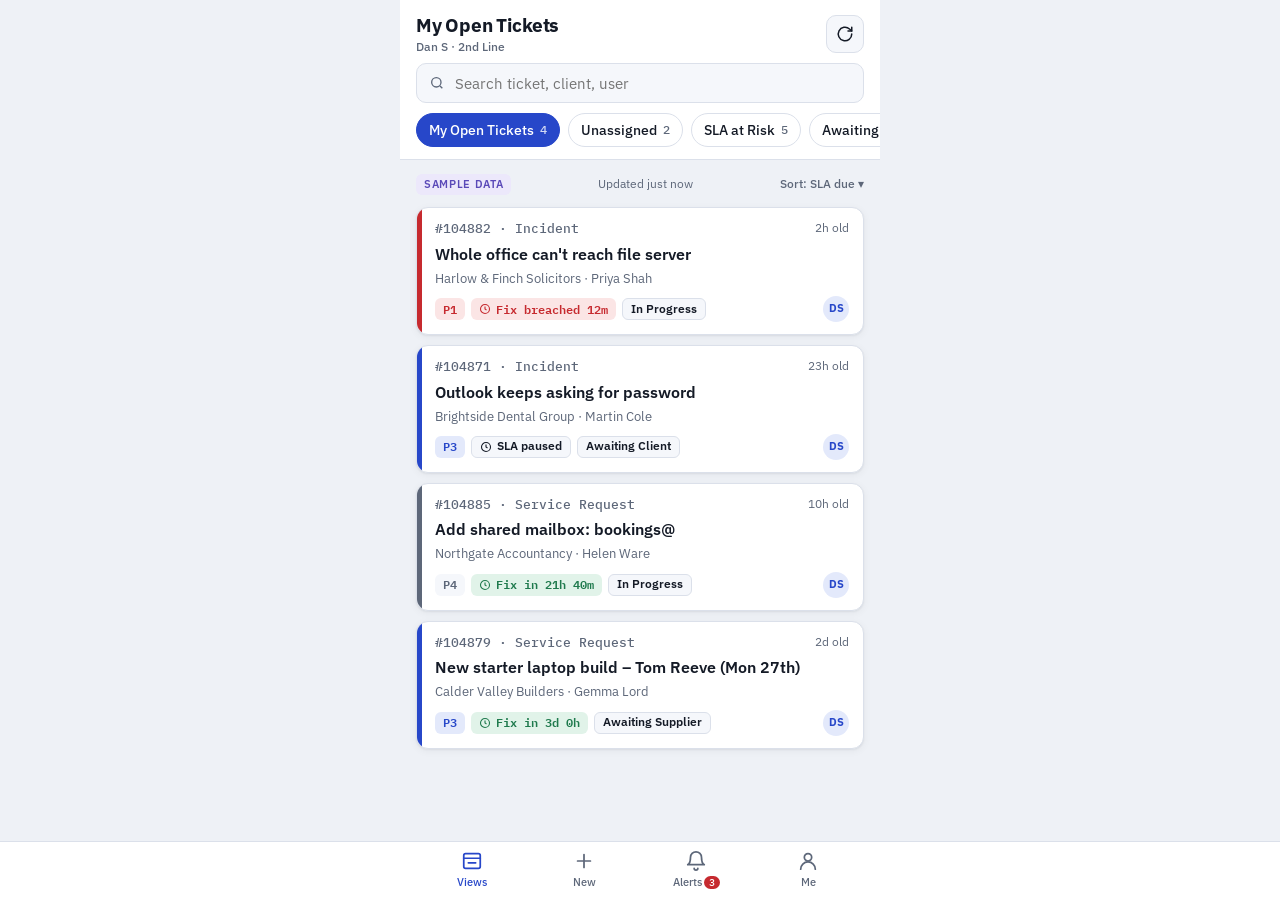
<file: halo-ticket-views/index.html>
<!doctype html>
<html lang="en">
<head>
<meta charset="utf-8">
<meta name="viewport" content="width=device-width, initial-scale=1, viewport-fit=cover">
<meta name="theme-color" content="#2747c9">
<meta name="apple-mobile-web-app-capable" content="yes">
<title>Ticket Views Mobile</title>
<link rel="preconnect" href="https://fonts.googleapis.com">
<link rel="stylesheet" href="https://fonts.googleapis.com/css2?family=IBM+Plex+Sans:wght@400;500;600;700&family=IBM+Plex+Mono:wght@500;600&display=swap">
<style>
/* Base reset (was supplied by the artifact host) */
:root{padding-top:env(safe-area-inset-top,0px);padding-bottom:env(safe-area-inset-bottom,0px)}
body{margin:0}
img{max-width:100%}
[hidden]{display:none!important}
/* Layout: single app column (max 480px), sticky header with view chips, card list, slide-over ticket detail, bottom tab bar */
:root{
  --bg:#eef1f6; --surface:#ffffff; --surface-2:#f5f7fb; --fg:#141a26; --muted:#5d6779; --line:#dbe0ea;
  --accent:#2747c9; --accent-soft:#e3e9fb; --on-accent:#ffffff;
  --crit:#c62a2f; --crit-soft:#fbe5e5; --warn:#b26a00; --warn-soft:#fdf0d9; --ok:#1f7a4d; --ok-soft:#e1f3e9; --info:#5a49b8; --info-soft:#ece8fb;
  --sans:"IBM Plex Sans",-apple-system,"Segoe UI",Roboto,sans-serif; --mono:"IBM Plex Mono",ui-monospace,Menlo,Consolas,monospace;
  --shadow:0 1px 2px rgba(20,26,38,.06),0 2px 8px rgba(20,26,38,.05);
}
@media (prefers-color-scheme:dark){:root:not([data-theme="light"]){
  --bg:#0e121a; --surface:#171d29; --surface-2:#1d2433; --fg:#e7ebf3; --muted:#97a1b4; --line:#2a3345;
  --accent:#7d97ff; --accent-soft:#232f55; --on-accent:#0e121a;
  --crit:#ff7b7f; --crit-soft:#3b1d21; --warn:#f0b357; --warn-soft:#3a2a12; --ok:#5fd19a; --ok-soft:#15342a; --info:#b3a6ff; --info-soft:#2a2550;
  --shadow:none; color-scheme:dark}}
:root[data-theme="dark"]{
  --bg:#0e121a; --surface:#171d29; --surface-2:#1d2433; --fg:#e7ebf3; --muted:#97a1b4; --line:#2a3345;
  --accent:#7d97ff; --accent-soft:#232f55; --on-accent:#0e121a;
  --crit:#ff7b7f; --crit-soft:#3b1d21; --warn:#f0b357; --warn-soft:#3a2a12; --ok:#5fd19a; --ok-soft:#15342a; --info:#b3a6ff; --info-soft:#2a2550;
  --shadow:none; color-scheme:dark}

*{box-sizing:border-box}
html,body{height:100%}
body{background:var(--bg);color:var(--fg);font-family:var(--sans);font-size:15px;line-height:1.4;-webkit-font-smoothing:antialiased}
body::before{content:"";position:fixed;inset:0 0 auto;height:env(safe-area-inset-top,0px);z-index:30;background:var(--surface)}
button{font:inherit;color:inherit;cursor:pointer}
button:focus-visible,input:focus-visible,select:focus-visible,textarea:focus-visible,.card:focus-visible{outline:2px solid var(--accent);outline-offset:2px}
.app{max-width:480px;margin:0 auto;min-height:100%;display:flex;flex-direction:column;background:var(--bg);position:relative}
.gutter{padding-left:max(16px,env(safe-area-inset-left,0px));padding-right:max(16px,env(safe-area-inset-right,0px))}

/* header */
header.top{position:sticky;top:env(safe-area-inset-top,0px);z-index:20;background:var(--surface);border-bottom:1px solid var(--line)}
.bar{display:flex;align-items:center;gap:12px;padding-block:12px 8px}
.bar h1{font-size:19px;font-weight:700;margin:0;letter-spacing:-.01em;flex:1;min-width:0;white-space:nowrap;overflow:hidden;text-overflow:ellipsis}
.bar .sub{display:block;font-size:12px;font-weight:500;color:var(--muted);letter-spacing:0}
.iconbtn{width:38px;height:38px;border-radius:10px;border:1px solid var(--line);background:var(--surface-2);display:grid;place-items:center;flex:none}
.iconbtn svg{width:18px;height:18px;stroke:currentColor;fill:none;stroke-width:2;stroke-linecap:round;stroke-linejoin:round}
.iconbtn.spin svg{animation:spin .8s linear}
@keyframes spin{to{transform:rotate(360deg)}}
.search{display:flex;align-items:center;gap:8px;background:var(--surface-2);border:1px solid var(--line);border-radius:10px;padding:0 12px;height:40px}
.search svg{width:16px;height:16px;stroke:var(--muted);fill:none;stroke-width:2;flex:none}
.search input{border:0;background:transparent;flex:1;min-width:0;font:inherit;color:var(--fg);height:100%;outline:none}
.chips{display:flex;gap:8px;overflow-x:auto;padding-block:10px 12px;scrollbar-width:none;-webkit-overflow-scrolling:touch}
.chips::-webkit-scrollbar{display:none}
.chip{flex:none;display:flex;align-items:center;gap:6px;height:34px;padding:0 12px;border-radius:17px;border:1px solid var(--line);background:var(--surface);font-size:13.5px;font-weight:500;white-space:nowrap}
.chip .n{font-family:var(--mono);font-size:12px;color:var(--muted);font-variant-numeric:tabular-nums}
.chip[aria-pressed="true"]{background:var(--accent);border-color:var(--accent);color:var(--on-accent)}
.chip[aria-pressed="true"] .n{color:var(--on-accent);opacity:.8}

/* list */
main{flex:1;padding-block:12px 96px}
.meta{display:flex;justify-content:space-between;align-items:center;font-size:12px;color:var(--muted);margin-bottom:10px;gap:8px}
.sample{font-size:11px;font-weight:600;text-transform:uppercase;letter-spacing:.06em;color:var(--info);background:var(--info-soft);padding:3px 8px;border-radius:6px}
.sort{border:0;background:transparent;color:var(--muted);font-size:12px;font-weight:500;padding:4px 0}
.list{display:flex;flex-direction:column;gap:10px}
.card{position:relative;display:grid;grid-template-columns:1fr auto;gap:6px 12px;background:var(--surface);border:1px solid var(--line);border-radius:12px;padding:12px 14px 12px 18px;box-shadow:var(--shadow);text-align:left;width:100%;overflow:hidden}
.card::before{content:"";position:absolute;left:0;top:0;bottom:0;width:5px;background:var(--pcol)}
.card .id{font-family:var(--mono);font-size:12.5px;color:var(--muted);font-weight:500}
.card .sum{grid-column:1/-1;font-weight:600;font-size:15.5px;line-height:1.3;min-width:0}
.card .who{grid-column:1/-1;font-size:13px;color:var(--muted);min-width:0;white-space:nowrap;overflow:hidden;text-overflow:ellipsis}
.card .row{grid-column:1/-1;display:flex;flex-wrap:wrap;gap:6px;align-items:center;margin-top:2px}
.pill{display:inline-flex;align-items:center;gap:5px;height:22px;padding:0 8px;border-radius:6px;font-size:12px;font-weight:600;white-space:nowrap}
.pill.p{font-family:var(--mono);font-weight:600}
.pill.st{background:var(--surface-2);color:var(--fg);border:1px solid var(--line)}
.sla{font-family:var(--mono);font-variant-numeric:tabular-nums}
.sla.crit{background:var(--crit-soft);color:var(--crit)}
.sla.warn{background:var(--warn-soft);color:var(--warn)}
.sla.ok{background:var(--ok-soft);color:var(--ok)}
.sla svg{width:12px;height:12px;stroke:currentColor;fill:none;stroke-width:2.2}
.avatar{width:26px;height:26px;border-radius:50%;display:grid;place-items:center;font-size:11px;font-weight:700;background:var(--accent-soft);color:var(--accent);flex:none}
.avatar.none{background:var(--surface-2);color:var(--muted);border:1px dashed var(--line)}
.card .age{font-size:12px;color:var(--muted);font-variant-numeric:tabular-nums;align-self:start}
.empty{text-align:center;color:var(--muted);padding:48px 16px;font-size:14px}

/* tab bar */
nav.tabs{position:fixed;bottom:0;left:0;right:0;z-index:20;background:var(--surface);border-top:1px solid var(--line);padding-bottom:env(safe-area-inset-bottom,0px)}
nav.tabs .in{max-width:480px;margin:0 auto;display:grid;grid-template-columns:repeat(4,1fr)}
nav.tabs button{border:0;background:transparent;display:flex;flex-direction:column;align-items:center;gap:3px;padding:8px 0 10px;font-size:11px;font-weight:500;color:var(--muted)}
nav.tabs button[aria-current="page"]{color:var(--accent)}
nav.tabs svg{width:22px;height:22px;stroke:currentColor;fill:none;stroke-width:1.9;stroke-linecap:round;stroke-linejoin:round}
.badge{font-family:var(--mono);font-size:10px;background:var(--crit);color:var(--surface);border-radius:8px;padding:0 5px;margin-left:2px}

/* detail */
.detail{position:fixed;inset:0;z-index:40;background:var(--bg);transform:translateX(100%);transition:transform .25s ease;overflow-y:auto;padding-top:env(safe-area-inset-top,0px);padding-bottom:env(safe-area-inset-bottom,0px)}
.detail.open{transform:none}
@media (prefers-reduced-motion:reduce){.detail{transition:none}.iconbtn.spin svg{animation:none}}
.detail .wrap{max-width:480px;margin:0 auto;padding-bottom:110px}
.dhead{position:sticky;top:0;z-index:2;background:var(--surface);border-bottom:1px solid var(--line);display:flex;align-items:center;gap:10px;padding-block:10px}
.dhead .id{font-family:var(--mono);font-weight:600;flex:1}
.dtitle{padding-block:16px 4px}
.dtitle h2{font-size:20px;line-height:1.25;margin:0 0 10px;text-wrap:balance}
.dtitle .row{display:flex;flex-wrap:wrap;gap:6px}
.section{margin-top:14px}
.section h3{font-size:11.5px;font-weight:600;text-transform:uppercase;letter-spacing:.07em;color:var(--muted);margin:0 0 8px}
.kv{background:var(--surface);border:1px solid var(--line);border-radius:12px;overflow:hidden}
.kv div{display:grid;grid-template-columns:110px 1fr;gap:12px;padding:10px 14px;border-top:1px solid var(--line);font-size:14px}
.kv div:first-child{border-top:0}
.kv dt{color:var(--muted)}
.kv dd{margin:0;min-width:0;overflow-wrap:anywhere;font-weight:500}
.kv dd .copy{border:0;background:transparent;color:var(--accent);font-size:12.5px;font-weight:600;padding:0 0 0 8px}
.slabar{background:var(--surface);border:1px solid var(--line);border-radius:12px;padding:12px 14px;display:grid;gap:10px}
.slabar .l{display:flex;justify-content:space-between;font-size:13px;gap:8px}
.slabar .l span:last-child{font-family:var(--mono);font-variant-numeric:tabular-nums;font-weight:600}
.track{height:6px;border-radius:3px;background:var(--surface-2);overflow:hidden}
.track i{display:block;height:100%;border-radius:3px}
.timeline{display:flex;flex-direction:column;gap:10px}
.note{background:var(--surface);border:1px solid var(--line);border-radius:12px;padding:12px 14px}
.note.private{background:var(--warn-soft);border-color:transparent}
.note .h{display:flex;align-items:center;gap:8px;font-size:12.5px;color:var(--muted);margin-bottom:6px}
.note .h b{color:var(--fg);font-weight:600}
.note .h .t{margin-left:auto;font-variant-numeric:tabular-nums}
.note p{margin:0;font-size:14px;white-space:pre-wrap;overflow-wrap:anywhere}
.tag{font-size:10.5px;font-weight:600;text-transform:uppercase;letter-spacing:.06em;padding:1px 6px;border-radius:4px;background:var(--surface-2);color:var(--muted)}
.actions{position:fixed;bottom:0;left:0;right:0;z-index:3;background:var(--surface);border-top:1px solid var(--line);padding-bottom:env(safe-area-inset-bottom,0px)}
.actions .in{max-width:480px;margin:0 auto;display:grid;grid-template-columns:1fr 1fr 1fr;gap:8px;padding-block:10px}
.btn{height:44px;border-radius:10px;border:1px solid var(--line);background:var(--surface-2);font-weight:600;font-size:14px}
.btn.primary{background:var(--accent);border-color:var(--accent);color:var(--on-accent)}

/* sheet */
.scrim{position:fixed;inset:0;z-index:50;background:rgba(10,14,22,.45)}
.sheet{position:fixed;left:0;right:0;bottom:0;z-index:51;background:var(--surface);border-radius:16px 16px 0 0;padding-bottom:calc(16px + env(safe-area-inset-bottom,0px))}
.sheet .in{max-width:480px;margin:0 auto;padding-block:8px 0}
.grab{width:40px;height:4px;border-radius:2px;background:var(--line);margin:4px auto 12px}
.sheet h4{margin:0 0 12px;font-size:16px}
.opt{display:flex;align-items:center;justify-content:space-between;width:100%;height:48px;border:0;border-top:1px solid var(--line);background:transparent;font-size:15px;text-align:left}
.opt:first-of-type{border-top:0}
.opt .tick{color:var(--accent);font-weight:700}
textarea{width:100%;min-height:110px;border:1px solid var(--line);border-radius:10px;background:var(--surface-2);color:var(--fg);font:inherit;padding:10px 12px;resize:vertical}
.toggle{display:flex;align-items:center;gap:8px;font-size:14px;margin:10px 0 14px}
.sheet .btns{display:grid;grid-template-columns:1fr 1fr;gap:8px}
.toast{position:fixed;left:50%;bottom:calc(84px + env(safe-area-inset-bottom,0px));transform:translateX(-50%);z-index:60;background:var(--fg);color:var(--bg);padding:10px 16px;border-radius:10px;font-size:14px;font-weight:500;box-shadow:var(--shadow);max-width:calc(100% - 32px)}
</style>
</head>
<body>

<div class="app">
  <header class="top">
    <div class="bar gutter">
      <h1 id="viewTitle">My Open Tickets<span class="sub" id="viewSub">Dan S · 2nd Line</span></h1>
      <button class="iconbtn" id="refresh" aria-label="Refresh tickets"><svg viewBox="0 0 24 24"><path d="M21 12a9 9 0 1 1-3-6.7L21 8"/><path d="M21 3v5h-5"/></svg></button>
    </div>
    <div class="gutter">
      <label class="search" for="q"><svg viewBox="0 0 24 24"><circle cx="11" cy="11" r="7"/><path d="m20 20-3.5-3.5"/></svg><input id="q" type="search" placeholder="Search ticket, client, user" autocomplete="off"></label>
    </div>
    <div class="chips gutter" id="chips" role="toolbar" aria-label="Ticket views"></div>
  </header>

  <main class="gutter">
    <div class="meta"><span class="sample">Sample data</span><span id="updated">Updated just now</span><button class="sort" id="sortBtn">Sort: SLA due ▾</button></div>
    <div class="list" id="list"></div>
  </main>

  <nav class="tabs" aria-label="Main">
    <div class="in gutter">
      <button aria-current="page"><svg viewBox="0 0 24 24"><rect x="3" y="4" width="18" height="16" rx="2"/><path d="M3 9h18M8 14h8"/></svg>Views</button>
      <button data-soon="Ticket logging"><svg viewBox="0 0 24 24"><path d="M12 5v14M5 12h14"/></svg>New</button>
      <button data-soon="Notifications"><svg viewBox="0 0 24 24"><path d="M6 8a6 6 0 1 1 12 0c0 7 3 8 3 8H3s3-1 3-8"/><path d="M10 20a2 2 0 0 0 4 0"/></svg><span>Alerts<span class="badge">3</span></span></button>
      <button data-soon="Settings"><svg viewBox="0 0 24 24"><circle cx="12" cy="8" r="4"/><path d="M4 21a8 8 0 0 1 16 0"/></svg>Me</button>
    </div>
  </nav>
</div>

<section class="detail" id="detail" aria-hidden="true" aria-label="Ticket detail"></section>
<div id="layer"></div>

<script>
const now = Date.now(), M = 60000;
const AGENTS = {DS:"Dan S", JP:"Jess P", RK:"Ravi K", LM:"Lucy M"};
const STATUSES = ["New","In Progress","Awaiting Client","Awaiting Supplier","On Hold","Resolved"];
const PRI = {1:{c:"var(--crit)",bg:"var(--crit-soft)",l:"P1"},2:{c:"var(--warn)",bg:"var(--warn-soft)",l:"P2"},3:{c:"var(--accent)",bg:"var(--accent-soft)",l:"P3"},4:{c:"var(--muted)",bg:"var(--surface-2)",l:"P4"}};

const tickets = [
 {id:104882,sum:"Whole office can't reach file server",client:"Harlow & Finch Solicitors",site:"Leeds HQ",user:"Priya Shah",phone:"0113 496 0721",email:"priya.shah@harlowfinch.example",type:"Incident",pri:1,status:"In Progress",agent:"DS",team:"2nd Line",opened:-95,due:-12,dueType:"Fix",cat:"Network › File Share",
  notes:[{by:"Priya Shah",t:-95,txt:"Nobody can open the S: drive since about 8:40. Getting 'network path not found'.",kind:"email"},{by:"Jess P",t:-80,txt:"Confirmed from RMM: FS01 online, SMB service stopped after overnight patching.",kind:"private"},{by:"Dan S",t:-20,txt:"Restarted LanmanServer, drive mapping back for 3 test users. Monitoring before confirming with client.",kind:"note"}]},
 {id:104879,sum:"New starter laptop build – Tom Reeve (Mon 27th)",client:"Calder Valley Builders",site:"Halifax",user:"Gemma Lord",phone:"01422 555 019",email:"gemma@caldervalley.example",type:"Service Request",pri:3,status:"Awaiting Supplier",agent:"DS",team:"2nd Line",opened:-2880,due:3*1440,dueType:"Fix",cat:"Onboarding",
  notes:[{by:"Gemma Lord",t:-2880,txt:"Tom starts Monday. Same setup as Sarah please, plus Sage access.",kind:"email"},{by:"Dan S",t:-2500,txt:"Laptop ordered via distributor, ETA Thursday. Licence assigned.",kind:"note"}]},
 {id:104871,sum:"Outlook keeps asking for password",client:"Brightside Dental Group",site:"Wakefield",user:"Martin Cole",phone:"01924 600 233",email:"m.cole@brightside.example",type:"Incident",pri:3,status:"Awaiting Client",agent:"DS",team:"2nd Line",opened:-1400,due:220,dueType:"Fix",cat:"Microsoft 365 › Outlook",
  notes:[{by:"Martin Cole",t:-1400,txt:"Prompt pops up every 10 minutes since yesterday.",kind:"email"},{by:"Dan S",t:-300,txt:"Cleared cached creds and reset MFA registration. Asked Martin to confirm after a reboot.",kind:"note"}]},
 {id:104893,sum:"Printer on 2nd floor jamming",client:"Harlow & Finch Solicitors",site:"Leeds HQ",user:"Ben Ashworth",phone:"0113 496 0700",email:"ben.a@harlowfinch.example",type:"Incident",pri:4,status:"New",agent:null,team:"1st Line",opened:-25,due:35,dueType:"Response",cat:"Hardware › Printer",
  notes:[{by:"Ben Ashworth",t:-25,txt:"Ricoh on 2nd floor jams on every double-sided job.",kind:"email"}]},
 {id:104894,sum:"Suspicious email reported – invoice attachment",client:"Northgate Accountancy",site:"York",user:"Helen Ware",phone:"01904 220 118",email:"helen@northgate.example",type:"Incident",pri:2,status:"New",agent:null,team:"Security",opened:-8,due:7,dueType:"Response",cat:"Security › Phishing",
  notes:[{by:"Helen Ware",t:-8,txt:"Got an invoice from a supplier we don't use. Didn't open it. Forwarded to you.",kind:"email"}]},
 {id:104860,sum:"Firewall firmware update – scheduled change",client:"Calder Valley Builders",site:"Halifax",user:"Gemma Lord",phone:"01422 555 019",email:"gemma@caldervalley.example",type:"Change",pri:3,status:"On Hold",agent:"RK",team:"Projects",opened:-7200,due:2*1440,dueType:"Fix",cat:"Network › Firewall",
  notes:[{by:"Ravi K",t:-7000,txt:"Window agreed for Thursday 18:00. CAB approved.",kind:"note"}]},
 {id:104888,sum:"VPN dropping for remote staff",client:"Brightside Dental Group",site:"Remote",user:"Sana Iqbal",phone:"01924 600 240",email:"s.iqbal@brightside.example",type:"Incident",pri:2,status:"In Progress",agent:"JP",team:"2nd Line",opened:-180,due:45,dueType:"Fix",cat:"Network › VPN",
  notes:[{by:"Sana Iqbal",t:-180,txt:"VPN disconnects every 20 minutes for me and two others.",kind:"email"},{by:"Jess P",t:-60,txt:"Seeing DPD timeouts on the firewall. Testing an adjusted keepalive.",kind:"private"}]},
 {id:104885,sum:"Add shared mailbox: bookings@",client:"Northgate Accountancy",site:"York",user:"Helen Ware",phone:"01904 220 118",email:"helen@northgate.example",type:"Service Request",pri:4,status:"In Progress",agent:"DS",team:"2nd Line",opened:-600,due:1300,dueType:"Fix",cat:"Microsoft 365 › Exchange",
  notes:[{by:"Helen Ware",t:-600,txt:"Can we have a bookings@ mailbox shared with reception and Mark?",kind:"email"}]},
 {id:104812,sum:"Server room UPS on battery",client:"Harlow & Finch Solicitors",site:"Leeds HQ",user:"Facilities",phone:"0113 496 0799",email:"facilities@harlowfinch.example",type:"Problem",pri:1,status:"Awaiting Supplier",agent:"RK",team:"Projects",opened:-260,due:-40,dueType:"Fix",cat:"Hardware › Power",
  notes:[{by:"Monitoring",t:-260,txt:"UPS-01 alert: on battery, 64% remaining.",kind:"system"},{by:"Ravi K",t:-200,txt:"Mains restored by building electrician. Battery health failing. Replacement pack ordered.",kind:"note"}]},
];

const VIEWS = [
 {id:"mine",name:"My Open Tickets",f:t=>t.agent==="DS"&&t.status!=="Resolved"},
 {id:"unassigned",name:"Unassigned",f:t=>!t.agent},
 {id:"breach",name:"SLA at Risk",f:t=>t.due<60&&t.status!=="Resolved"},
 {id:"awaiting",name:"Awaiting Client",f:t=>t.status==="Awaiting Client"},
 {id:"p1",name:"P1 / P2",f:t=>t.pri<=2},
 {id:"all",name:"All Open",f:t=>t.status!=="Resolved"},
];
let state = {view:"mine", q:"", sort:"sla", open:null};
try{const v=localStorage.getItem("tv-view"); if(v&&VIEWS.some(x=>x.id===v)) state.view=v;}catch(e){}

const $ = s=>document.querySelector(s);
const esc = s=>String(s).replace(/[&<>"]/g,c=>({"&":"&amp;","<":"&lt;",">":"&gt;",'"':"&quot;"}[c]));
function dur(min){min=Math.abs(Math.round(min)); if(min<60) return min+"m"; if(min<1440) return Math.floor(min/60)+"h "+String(min%60).padStart(2,"0")+"m"; return Math.floor(min/1440)+"d "+Math.floor(min%1440/60)+"h";}
function ago(min){min=Math.abs(min); if(min<60) return Math.round(min)+"m"; if(min<1440) return Math.round(min/60)+"h"; return Math.round(min/1440)+"d";}
function slaCls(t){ if(["Awaiting Client","On Hold"].includes(t.status)) return "paused"; return t.due<0?"crit":t.due<60?"warn":"ok"; }
const clock = '<svg viewBox="0 0 24 24"><circle cx="12" cy="12" r="9"/><path d="M12 7v5l3 2"/></svg>';
function slaPill(t){
  const c=slaCls(t);
  if(c==="paused") return `<span class="pill st">${clock.replace('<svg','<svg style="width:12px;height:12px;stroke:currentColor;fill:none;stroke-width:2.2"')} SLA paused</span>`;
  const txt = t.due<0 ? `${t.dueType} breached ${dur(t.due)}` : `${t.dueType} in ${dur(t.due)}`;
  return `<span class="pill sla ${c}">${clock} ${txt}</span>`;
}
function priPill(t){const p=PRI[t.pri]; return `<span class="pill p" style="background:${p.bg};color:${p.c}">${p.l}</span>`;}
function avatar(a){return a?`<span class="avatar" title="${AGENTS[a]}">${a}</span>`:`<span class="avatar none" title="Unassigned">–</span>`;}

function renderChips(){
  $("#chips").innerHTML = VIEWS.map(v=>`<button class="chip" aria-pressed="${v.id===state.view}" data-view="${v.id}">${esc(v.name)}<span class="n">${tickets.filter(v.f).length}</span></button>`).join("");
}
function renderList(){
  const v = VIEWS.find(x=>x.id===state.view);
  $("#viewTitle").firstChild.nodeValue = v.name;
  const q = state.q.trim().toLowerCase();
  let rows = tickets.filter(v.f).filter(t=>!q||[t.id,t.sum,t.client,t.user,t.cat].join(" ").toLowerCase().includes(q));
  rows.sort(state.sort==="sla"?(a,b)=>a.due-b.due : state.sort==="pri"?(a,b)=>a.pri-b.pri||a.due-b.due : (a,b)=>b.opened-a.opened);
  $("#list").innerHTML = rows.length ? rows.map(t=>`
    <button class="card" data-id="${t.id}" style="--pcol:${PRI[t.pri].c}">
      <span class="id">#${t.id} · ${esc(t.type)}</span><span class="age">${ago(t.opened)} old</span>
      <span class="sum">${esc(t.sum)}</span>
      <span class="who">${esc(t.client)} · ${esc(t.user)}</span>
      <span class="row">${priPill(t)}${slaPill(t)}<span class="pill st">${esc(t.status)}</span><span style="margin-left:auto">${avatar(t.agent)}</span></span>
    </button>`).join("") : `<div class="empty">No tickets in this view${q?" match “"+esc(state.q)+"”":""}.</div>`;
}
function render(){renderChips(); renderList(); if(state.open) renderDetail();}

function renderDetail(){
  const t = tickets.find(x=>x.id===state.open); if(!t) return;
  const total = t.due - t.opened, used = -t.opened, pct = Math.max(4,Math.min(100, used/total*100));
  const c = slaCls(t), col = c==="crit"?"var(--crit)":c==="warn"?"var(--warn)":c==="ok"?"var(--ok)":"var(--muted)";
  const kind = {email:"Email",private:"Private",note:"Note",system:"Alert"};
  $("#detail").innerHTML = `<div class="wrap">
    <div class="dhead gutter"><button class="iconbtn" id="back" aria-label="Back to list"><svg viewBox="0 0 24 24"><path d="m15 18-6-6 6-6"/></svg></button><span class="id">#${t.id}</span>${avatar(t.agent)}</div>
    <div class="gutter">
      <div class="dtitle"><h2>${esc(t.sum)}</h2><div class="row">${priPill(t)}${slaPill(t)}<span class="pill st">${esc(t.status)}</span></div></div>
      <div class="section"><h3>SLA</h3><div class="slabar">
        <div class="l"><span>${t.dueType} target</span><span style="color:${col}">${c==="paused"?"Paused":t.due<0?"−"+dur(t.due):dur(t.due)+" left"}</span></div>
        <div class="track"><i style="width:${pct}%;background:${col}"></i></div>
        <div class="l" style="color:var(--muted)"><span>Logged ${ago(t.opened)} ago</span><span style="font-weight:500">${esc(t.team)}</span></div>
      </div></div>
      <div class="section"><h3>Contact</h3><dl class="kv">
        <div><dt>Client</dt><dd>${esc(t.client)}</dd></div>
        <div><dt>Site</dt><dd>${esc(t.site)}</dd></div>
        <div><dt>User</dt><dd>${esc(t.user)}</dd></div>
        <div><dt>Phone</dt><dd>${esc(t.phone)}<button class="copy" data-copy="${esc(t.phone)}">Copy</button></dd></div>
        <div><dt>Email</dt><dd>${esc(t.email)}<button class="copy" data-copy="${esc(t.email)}">Copy</button></dd></div>
      </dl></div>
      <div class="section"><h3>Details</h3><dl class="kv">
        <div><dt>Type</dt><dd>${esc(t.type)}</dd></div>
        <div><dt>Category</dt><dd>${esc(t.cat)}</dd></div>
        <div><dt>Agent</dt><dd>${t.agent?AGENTS[t.agent]:"Unassigned"}</dd></div>
      </dl></div>
      <div class="section"><h3>Timeline · ${t.notes.length}</h3><div class="timeline">
        ${t.notes.slice().reverse().map(n=>`<div class="note ${n.kind==="private"?"private":""}"><div class="h"><b>${esc(n.by)}</b><span class="tag">${kind[n.kind]}</span><span class="t">${ago(n.t)} ago</span></div><p>${esc(n.txt)}</p></div>`).join("")}
      </div></div>
    </div>
    <div class="actions"><div class="in gutter">
      <button class="btn" id="aStatus">Status</button>
      <button class="btn" id="aAssign">${t.agent==="DS"?"Reassign":"Take it"}</button>
      <button class="btn primary" id="aNote">Add note</button>
    </div></div>
  </div>`;
}

function openTicket(id){state.open=id; renderDetail(); const d=$("#detail"); d.classList.add("open"); d.setAttribute("aria-hidden","false"); d.scrollTop=0; setTimeout(()=>$("#back")?.focus(),50);}
function closeTicket(){const d=$("#detail"); d.classList.remove("open"); d.setAttribute("aria-hidden","true"); const id=state.open; state.open=null; renderList(); document.querySelector(`.card[data-id="${id}"]`)?.focus();}

let toastT;
function toast(msg){clearTimeout(toastT); $("#layer").querySelector(".toast")?.remove(); const el=document.createElement("div"); el.className="toast"; el.textContent=msg; $("#layer").appendChild(el); toastT=setTimeout(()=>el.remove(),2200);}
function sheet(html){$("#layer").innerHTML=`<div class="scrim" data-close></div><div class="sheet" role="dialog" aria-modal="true"><div class="in gutter"><div class="grab"></div>${html}</div></div>`; $("#layer").querySelector(".sheet button, .sheet textarea")?.focus();}
function closeSheet(){$("#layer").innerHTML="";}

document.addEventListener("click", e=>{
  const el = e.target.closest("button,[data-close]"); if(!el) return;
  if(el.dataset.view){state.view=el.dataset.view; try{localStorage.setItem("tv-view",state.view)}catch(_){ } render(); window.scrollTo({top:0}); return;}
  if(el.classList.contains("card")) return openTicket(+el.dataset.id);
  if(el.id==="back") return closeTicket();
  if(el.dataset.close!==undefined) return closeSheet();
  if(el.dataset.copy){navigator.clipboard?.writeText(el.dataset.copy).then(()=>toast("Copied "+el.dataset.copy),()=>toast(el.dataset.copy)); return;}
  if(el.dataset.soon) return toast(el.dataset.soon+" isn't in the mock yet");
  const t = tickets.find(x=>x.id===state.open);
  if(el.id==="refresh"){el.classList.remove("spin"); void el.offsetWidth; el.classList.add("spin"); $("#updated").textContent="Updated just now"; return;}
  if(el.id==="sortBtn"){sheet(`<h4>Sort tickets</h4>${[["sla","SLA due"],["pri","Priority"],["new","Newest first"]].map(([k,l])=>`<button class="opt" data-sort="${k}">${l}${state.sort===k?'<span class="tick">✓</span>':""}</button>`).join("")}`); return;}
  if(el.dataset.sort){state.sort=el.dataset.sort; $("#sortBtn").textContent="Sort: "+el.textContent.replace("✓","")+" ▾"; closeSheet(); renderList(); return;}
  if(el.id==="aStatus"){sheet(`<h4>Change status</h4>${STATUSES.map(s=>`<button class="opt" data-status="${s}">${s}${t.status===s?'<span class="tick">✓</span>':""}</button>`).join("")}`); return;}
  if(el.dataset.status){t.status=el.dataset.status; t.notes.push({by:"Dan S",t:0,txt:"Status changed to "+t.status,kind:"system"}); closeSheet(); render(); toast("Status set to "+t.status); return;}
  if(el.id==="aAssign"){ if(t.agent!=="DS"){t.agent="DS"; render(); toast("Assigned to you"); return;}
    sheet(`<h4>Reassign to</h4>${Object.entries(AGENTS).map(([k,n])=>`<button class="opt" data-agent="${k}">${n}${t.agent===k?'<span class="tick">✓</span>':""}</button>`).join("")}`); return;}
  if(el.dataset.agent){t.agent=el.dataset.agent; closeSheet(); render(); toast("Assigned to "+AGENTS[t.agent]); return;}
  if(el.id==="aNote"){sheet(`<h4>Add note to #${t.id}</h4><textarea id="noteText" placeholder="What did you do?"></textarea><label class="toggle"><input type="checkbox" id="notePrivate"> Private note (hide from client)</label><div class="btns"><button class="btn" data-close>Cancel</button><button class="btn primary" id="saveNote">Save note</button></div>`); return;}
  if(el.id==="saveNote"){const txt=$("#noteText").value.trim(); if(!txt){$("#noteText").focus(); toast("Type a note first"); return;}
    t.notes.push({by:"Dan S",t:0,txt,kind:$("#notePrivate").checked?"private":"note"}); closeSheet(); renderDetail(); toast("Note saved (mock only)"); return;}
});
$("#q").addEventListener("input", e=>{state.q=e.target.value; renderList();});
document.addEventListener("keydown", e=>{ if(e.key!=="Escape") return; if($("#layer").innerHTML) closeSheet(); else if(state.open) closeTicket(); });
let mins=0; setInterval(()=>{mins++; $("#updated").textContent=`Updated ${mins}m ago`;},60000);
render();
</script>
</body>
</html>
</file>
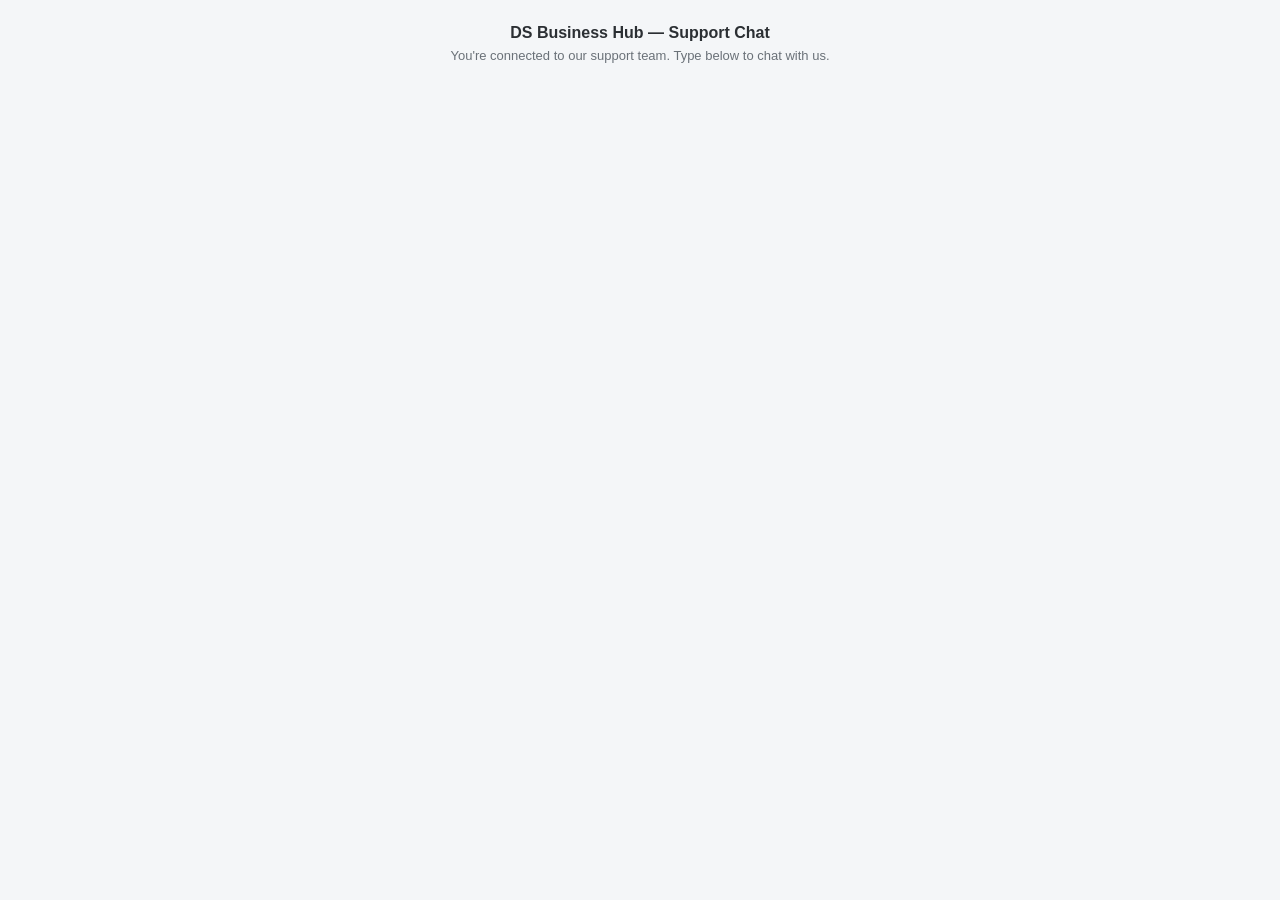
<file: LevelChat/chat.html>
<!doctype html>
<!--
  DS Business Hub - Support Chat page (3CX Live Chat wrapper)

  This hosts your 3CX Live Chat widget so it can be opened as a pop-up window
  during a Level.io remote session.

  Two ways to use it:
    1. HOST IT (recommended): upload this file to your website
       (e.g. https://dsbusinesshub.co.uk/support-chat.html), set 3CX
       "Your website" to that domain, and point $ChatUrl in
       Open-LevelTechChat.ps1 at the URL.
    2. LOCAL: Open-LevelTechChat.ps1 can also drop a copy of this page on the
       PC and open it directly (no hosting needed).

  If you regenerate the 3CX snippet, replace the <call-us ...> element and the
  <script ...> line below. The important values are:
    phonesystem-url="https://1303.3cx.cloud"  party="LiveChat595749"
-->
<html lang="en">
<head>
  <meta charset="utf-8">
  <meta name="viewport" content="width=device-width, initial-scale=1">
  <title>DS Business Hub - Support Chat</title>
  <style>
    html, body { height: 100%; margin: 0; background: #f4f6f8;
      font-family: "Segoe UI", Arial, sans-serif; }
    .intro { padding: 18px 16px; text-align: center; color: #2b2f33; }
    .intro h1 { font-size: 16px; margin: 6px 0; }
    .intro p  { font-size: 13px; color: #6a7178; margin: 0; }
  </style>
</head>
<body>
  <div class="intro">
    <h1>DS Business Hub &mdash; Support Chat</h1>
    <p>You're connected to our support team. Type below to chat with us.</p>
  </div>

  <!-- 3CX Live Chat widget. The script below auto-opens the chat panel.
       allow-call="false" = chat only, so the auto-open lands straight in chat.
       Set allow-call="true" if you also want a click-to-call option (the
       bubble will then open a Call/Chat menu instead of chat directly). -->
  <call-us
    phonesystem-url="https://1303.3cx.cloud"
    party="LiveChat595749"
    id="wp-live-chat-by-3CX"
    minimized="false"
    animation-style="noanimation"
    allow-call="false"
    allow-video="false"
    allow-soundnotifications="true"
    enable-mute="true"
    enable-onmobile="true"
    offline-enabled="true"
    enable="true"
    authentication="none"
    operator-name="DS Business Hub Tech"
    show-operator-actual-name="true"
    aknowledge-received="true"
    gdpr-enabled="false"
    message-userinfo-format="both"
    message-dateformat="both"
    lang="browser"
    button-icon-type="default"
    greeting-visibility="none"
    greeting-offline-visibility="none"
    chat-delay="0"
    enable-direct-call="true"
    enable-ga="false"
    style="position:fixed;right:16px;bottom:16px;z-index:99999;font-size:16px;line-height:17px;"
  ></call-us>
  <script defer src="https://downloads-global.3cx.com/downloads/livechatandtalk/v1/callus.js" id="tcx-callus-js" charset="utf-8"></script>

  <!-- Auto-open the chat. Targets the real 3CX widget internals seen in the
       shadow DOM: open the launcher (.minimized-button), then click
       "Start new conversation" (.start-new) to reveal the message box.
       Stops once a visible text input exists (chat is ready to type). -->
  <script>
    (function () {
      function deep(root, out) {
        var e = root.querySelectorAll('*');
        for (var i = 0; i < e.length; i++) {
          out.push(e[i]);
          if (e[i].shadowRoot) deep(e[i].shadowRoot, out);
        }
      }
      function vis(el) {
        var r = el.getBoundingClientRect();
        if (!(r.width > 4 && r.height > 4)) return false;
        if (r.bottom <= 0 || r.right <= 0 || r.top >= window.innerHeight || r.left >= window.innerWidth) return false;
        if (el.checkVisibility) {
          try { if (!el.checkVisibility({ opacityProperty: true, visibilityProperty: true, contentVisibilityAuto: true })) return false; }
          catch (e) {}
        }
        return true;
      }
      function byClass(all, c) {
        for (var i = 0; i < all.length; i++) {
          if (all[i].classList && all[i].classList.contains(c) && vis(all[i])) return all[i];
        }
        return null;
      }
      function input(all) {
        for (var i = 0; i < all.length; i++) {
          var t = all[i].tagName;
          if ((t === 'INPUT' || t === 'TEXTAREA' || all[i].isContentEditable) && vis(all[i])) return all[i];
        }
        return null;
      }
      function fire(el) {
        var ty = ['pointerdown', 'mousedown', 'pointerup', 'mouseup', 'click'];
        for (var i = 0; i < ty.length; i++) {
          var ev;
          try { ev = new MouseEvent(ty[i], { bubbles: true, cancelable: true, composed: true }); }
          catch (e) { ev = document.createEvent('MouseEvents'); ev.initEvent(ty[i], true, true); }
          el.dispatchEvent(ev);
        }
      }
      var last = '', lastAt = 0, tries = 0;
      var timer = setInterval(function () {
        tries++;
        var all = [];
        deep(document, all);
        if (input(all)) { clearInterval(timer); return; }         // open & ready to type
        var now = Date.now();
        var sn = byClass(all, 'start-new');                       // "Start new conversation"
        if (sn) { if (!(last === 'sn' && now - lastAt < 1500)) { fire(sn); last = 'sn'; lastAt = now; } return; }
        var open = byClass(all, 'footer-root') || byClass(all, 'chat-root') || byClass(all, 'panel_body');
        if (open) return;                                         // panel open/transitioning - don't toggle it shut
        var bubble = byClass(all, 'minimized-button') || byClass(all, 'bubble');
        if (bubble) { if (!(last === 'b' && now - lastAt < 1500)) { fire(bubble); last = 'b'; lastAt = now; } }
        if (tries > 80) clearInterval(timer);
      }, 400);
    })();
  </script>
</body>
</html>
</file>
